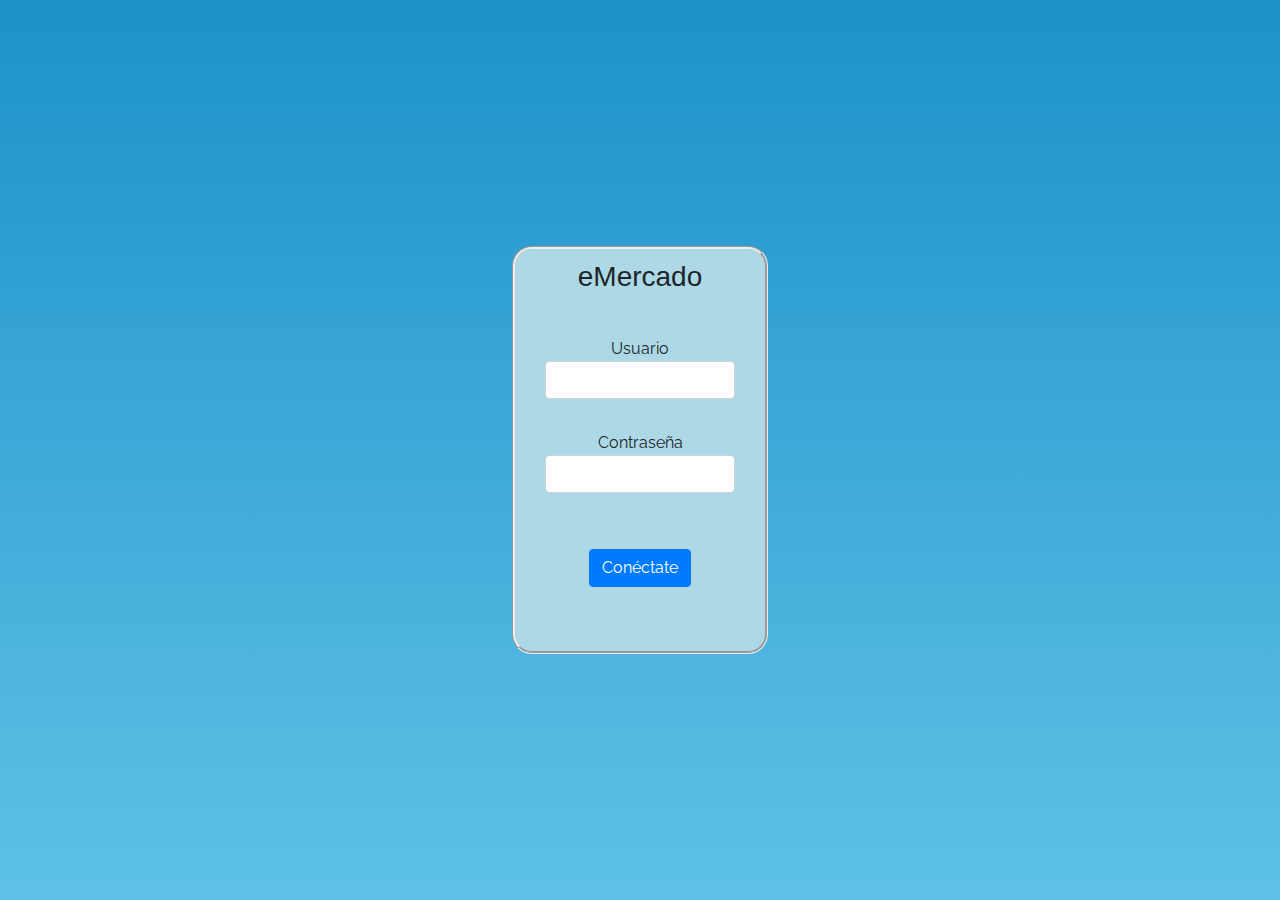
<file: index.html>
<!DOCTYPE html>
<!-- saved from url=(0049)https://getbootstrap.com/docs/4.3/examples/album/ -->
<html lang="en">

<head>
  <meta http-equiv="Content-Type" content="text/html; charset=UTF-8">
  <meta name="viewport" content="width=device-width, initial-scale=1, shrink-to-fit=no">
  <meta name="description" content="">
  <title>eMercado - Todo lo que busques está aquí</title>

  <link rel="canonical" href="https://getbootstrap.com/docs/4.3/examples/album/">
  <link href="https://fonts.googleapis.com/css?family=Raleway:300,300i,400,400i,700,700i,900,900i" rel="stylesheet">

  <!-- Bootstrap core CSS -->
  <link href="css/bootstrap.min.css" rel="stylesheet">
  <link href="css/styles.css" rel="stylesheet">
  <link href="css/login.css" rel="stylesheet">

  <!-- Google Doc -->
  <meta name="google-signin-scope" content="profile email">
  <meta name="google-signin-client_id"
    content="744285213049-kflhhug8nuks38b1r6vdq07ejqt93aio.apps.googleusercontent.com">
  <script src="https://apis.google.com/js/platform.js" async defer></script>

</head>

<body class="text-center">
  <div class="container-fluid myFormat">
    <h3>eMercado</h3><br>
    <div class="container form-group">
      <label> Usuario <input class="form-control" type="email" id="user" required></label><br><br>
      <label> Contraseña <input class="form-control" type="password" id="key" required></label><br><br>
      <span id="msj"></span><br>
      <button class="btn btn-primary" id="conectar" onclick="verificar();">Conéctate</button><br><br>
      <div class="g-signin2" data-onsuccess="onSignIn" data-theme="dark" align=center></div><br>
    </div>
  </div>
  </div>

  <script src="js/init.js"></script>
  <script src="js/login.js"></script>
  <script src="js/google.js"></script>
</body>

</html>
</file>
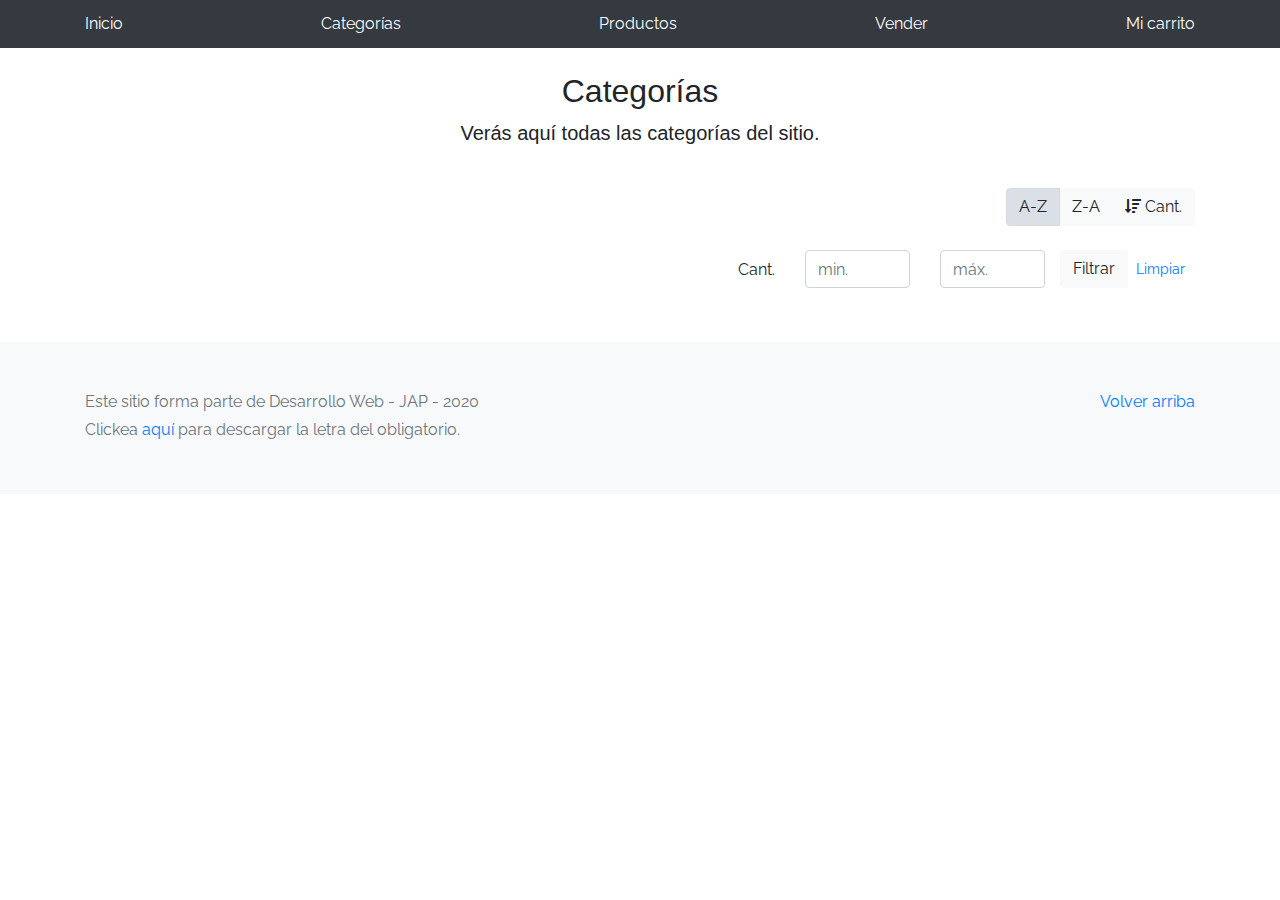
<file: categories.html>
<!DOCTYPE html>
<!-- saved from url=(0049)https://getbootstrap.com/docs/4.3/examples/album/ -->
<html lang="en">
  <head>
    <meta http-equiv="Content-Type" content="text/html; charset=UTF-8">
    <meta name="viewport" content="width=device-width, initial-scale=1, shrink-to-fit=no">
    <meta name="description" content="">
    <title>eMercado - Todo lo que busques está aquí</title>

    <link rel="canonical" href="https://getbootstrap.com/docs/4.3/examples/album/">
    <link href="https://fonts.googleapis.com/css?family=Raleway:300,300i,400,400i,700,700i,900,900i" rel="stylesheet">
    <link href="css/font-awesome.min.css" rel="stylesheet">

    <link href="css/bootstrap.min.css" rel="stylesheet">
    <link href="css/styles.css" rel="stylesheet">
  </head>
  <body>
    <nav class="site-header sticky-top py-1 bg-dark">
      <div class="container d-flex flex-column flex-md-row justify-content-between">
        <a class="py-2 d-none d-md-inline-block" href="index.html">Inicio</a>
        <a class="py-2 d-none d-md-inline-block" href="categories.html">Categorías</a>
        <a class="py-2 d-none d-md-inline-block" href="products.html">Productos</a>
        <a class="py-2 d-none d-md-inline-block" href="sell.html">Vender</a>
        <a class="py-2 d-none d-md-inline-block" href="cart.html">Mi carrito</a>
      </div>
    </nav>
    <main role="main" class="pb-5">
        <div class="text-center p-4">
            <h2>Categorías</h2>
            <p class="lead">Verás aquí todas las categorías del sitio.</p>
        </div>
        <div class="container">
            <div class="row">
                <div class="col text-right">
                    <div class="btn-group btn-group-toggle mb-4" data-toggle="buttons">
                        <label class="btn btn-light active" id="sortAsc" >
                            <input type="radio" name="options" autocomplete="off" checked>A-Z
                        </label>
                        <label class="btn btn-light" id="sortDesc" >
                            <input type="radio" name="options" autocomplete="off">Z-A
                        </label>
                        <label class="btn btn-light" id="sortByCount" >
                            <input type="radio" name="options" autocomplete="off"><i class="fas fa-sort-amount-down mr-1"></i>Cant.
                        </label>
                    </div>
                </div>
            </div>
            <div class="row justify-content-end">
              <div class="col-md-6"></div>
                <div class="col-md-6 col-sm-12 mb-1 container">
                  <div class="row container p-0 m-0">
                    <div class="col">
                      <p class="font-weight-normal text-right my-2">Cant.</p>
                    </div>
                    <div class="col">
                      <input class="form-control" type="number" placeholder="min." id="rangeFilterCountMin">
                    </div>
                    <div class="col">
                      <input class="form-control" type="number" placeholder="máx." id="rangeFilterCountMax">
                    </div>
                    <div class="col-3 p-0">
                      <div class="btn-group" role="group">
                        <button class="btn btn-light btn-block" id="rangeFilterCount">Filtrar</button>
                        <button class="btn btn-link btn-sm" id="clearRangeFilter">Limpiar</button>
                      </div>
                    </div>
                  </div>
                </div>
            </div>
            <div class="row">
                <div class="list-group" id="cat-list-container">
                </div>
            </div>
        </div>
    </main>
    <footer class="text-muted bg-light">
      <div class="container">
        <p class="float-right">
          <a href="#">Volver arriba</a>
        </p>
        <p>Este sitio forma parte de Desarrollo Web - JAP - 2020</p>
        <p>Clickea <a target="_blank" href="Letra.pdf">aquí</a> para descargar la letra del obligatorio.</p>
      </div>
    </footer>
    <div id="spinner-wrapper"><div class="lds-ring"><div></div><div></div><div></div><div></div></div></div>
    <script src="js/jquery-3.4.1.min.js"></script>
    <script src="js/bootstrap.bundle.min.js"></script>
    <script src="js/init.js"></script>
    <script src="js/categories.js"></script>
  </body>
</html>
</file>
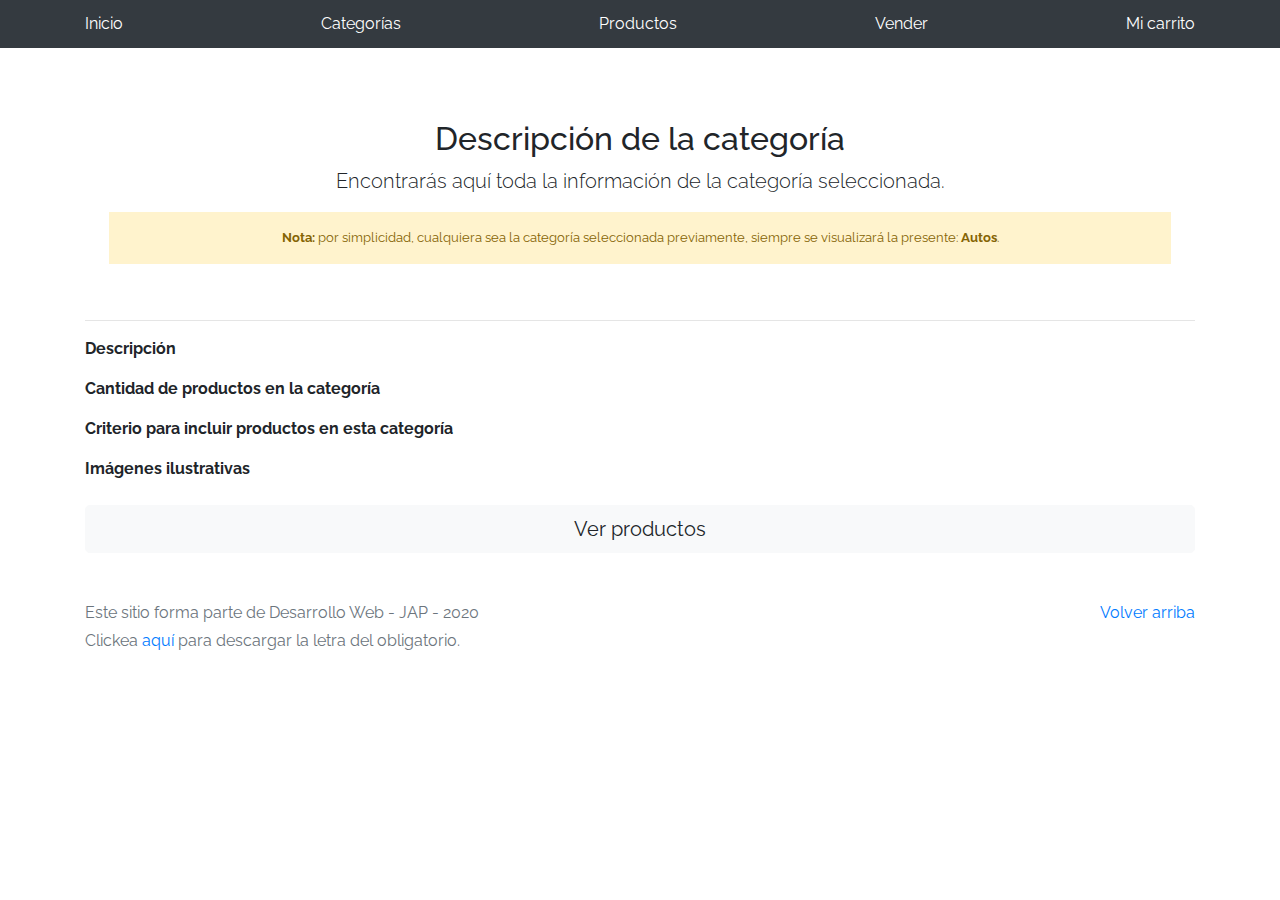
<file: category-info.html>
<!DOCTYPE html>
<!-- saved from url=(0049)https://getbootstrap.com/docs/4.3/examples/album/ -->
<html lang="en">

<head>
  <meta http-equiv="Content-Type" content="text/html; charset=UTF-8">
  <meta name="viewport" content="width=device-width, initial-scale=1, shrink-to-fit=no">
  <meta name="description" content="">
  <title>eMercado - Todo lo que busques está aquí</title>

  <link rel="canonical" href="https://getbootstrap.com/docs/4.3/examples/album/">
  <link href="https://fonts.googleapis.com/css?family=Raleway:300,300i,400,400i,700,700i,900,900i" rel="stylesheet">
  <!-- Bootstrap core CSS -->
  <link href="css/bootstrap.min.css" rel="stylesheet">
  <link href="css/styles.css" rel="stylesheet">
</head>

<body>
  <nav class="site-header sticky-top py-1 bg-dark">
    <div class="container d-flex flex-column flex-md-row justify-content-between">
      <a class="py-2 d-none d-md-inline-block" href="index.html">Inicio</a>
      <a class="py-2 d-none d-md-inline-block" href="categories.html">Categorías</a>
      <a class="py-2 d-none d-md-inline-block" href="products.html">Productos</a>
      <a class="py-2 d-none d-md-inline-block" href="sell.html">Vender</a>
      <a class="py-2 d-none d-md-inline-block" href="cart.html">Mi carrito</a>
    </div>
  </nav>
  <main role="main">
    <div class="container mt-5">
      <div class="text-center p-4">
        <h2>Descripción de la categoría</h2>
        <p class="lead">Encontrarás aquí toda la información de la categoría seleccionada.</p>
        <p class="small alert-warning py-3"><strong>Nota: </strong>por simplicidad, cualquiera sea la categoría
          seleccionada previamente, siempre se visualizará la presente: <strong>Autos</strong>.</p>
      </div>
      <h3 id="categoryName"></h3>
      <hr class="my-3">
      <dl>
        <dt>Descripción</dt>
        <dd>
          <p id="categoryDescription"></p>
        </dd>

        <dt>Cantidad de productos en la categoría</dt>
        <dd>
          <p id="productCount"></p>
        </dd>

        <dt>Criterio para incluir productos en esta categoría</dt>
        <dd>
          <p id="productCriteria"></p>
        </dd>

        <dt>Imágenes ilustrativas</dt>
        <dd>
          <div class="row text-center text-lg-left pt-2" id="productImagesGallery">
          </div>
        </dd>
      </dl>
      <a type="button" class="btn btn-light btn-lg btn-block" href="products.html">Ver productos</a>
    </div>
  </main>
  <footer class="text-muted">
    <div class="container">
      <p class="float-right">
        <a href="#">Volver arriba</a>
      </p>
      <p>Este sitio forma parte de Desarrollo Web - JAP - 2020</p>
      <p>Clickea <a target="_blank" href="Letra.pdf">aquí</a> para descargar la letra del obligatorio.</p>
    </div>
  </footer>
  <div id="spinner-wrapper">
    <div class="lds-ring">
      <div></div>
      <div></div>
      <div></div>
      <div></div>
    </div>
  </div>
  <script src="js/jquery-3.4.1.min.js"></script>
  <script src="js/bootstrap.bundle.min.js"></script>
  <script src="js/init.js"></script>
  <script src="js/category-info.js"></script>
</body>

</html>
</file>
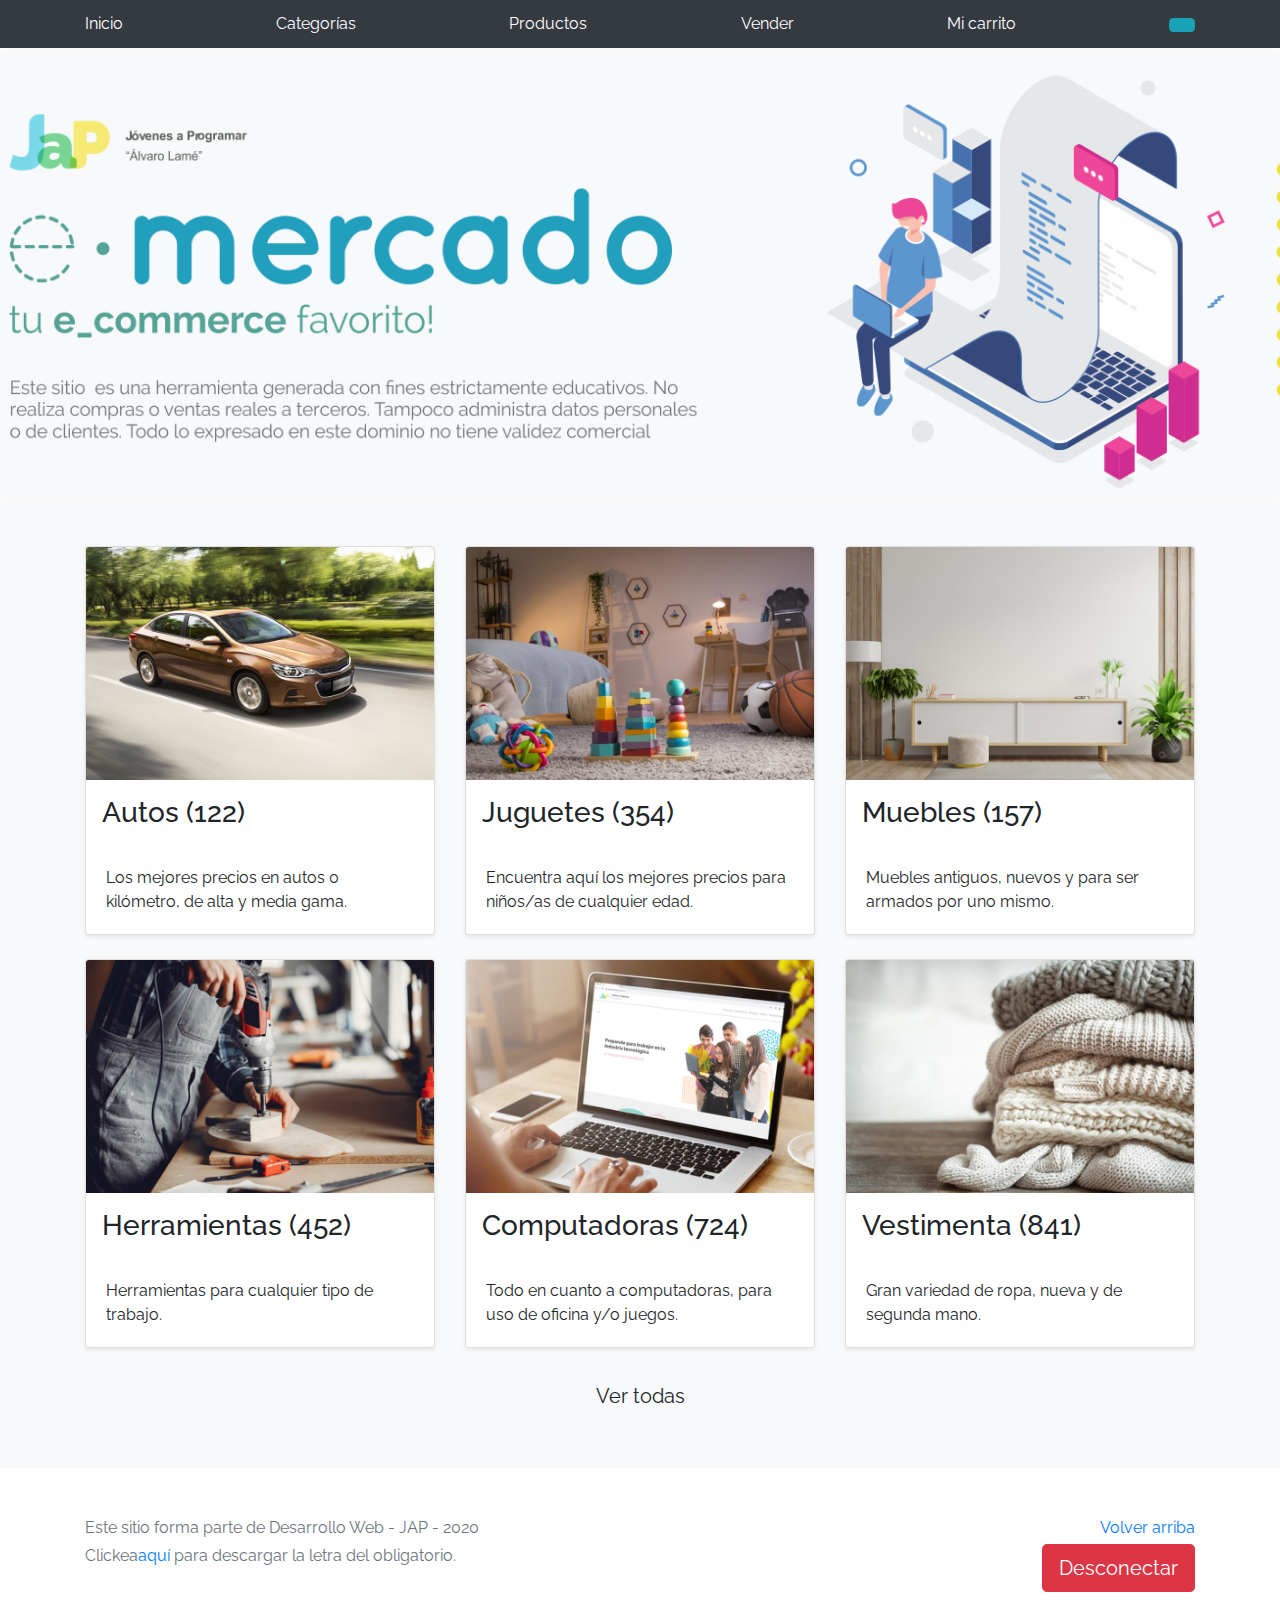
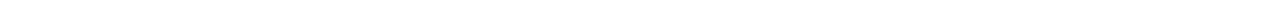
<file: home.html>
<!DOCTYPE html>
<!-- saved from url=(0049)https://getbootstrap.com/docs/4.3/examples/album/ -->
<html lang="en">
  <head>
    <meta http-equiv="Content-Type" content="text/html; charset=UTF-8">
    <meta name="viewport" content="width=device-width, initial-scale=1, shrink-to-fit=no">
    <meta name="description" content="">
    <title>eMercado - Todo lo que busques está aquí</title>

    <link rel="canonical" href="https://getbootstrap.com/docs/4.3/examples/album/">
    <link href="https://fonts.googleapis.com/css?family=Raleway:300,300i,400,400i,700,700i,900,900i" rel="stylesheet">
    <!-- Bootstrap core CSS -->
    <link href="css/bootstrap.min.css" rel="stylesheet">
    <link href="css/styles.css" rel="stylesheet">
    <!--Google-->
    <meta name="google-signin-scope" content="profile email">
    <meta name="google-signin-client_id" content="744285213049-kflhhug8nuks38b1r6vdq07ejqt93aio.apps.googleusercontent.com">
    
    <script src="https://apis.google.com/js/platform.js?onload=onLoad" async defer></script>

  </head>
  <body>
    <nav class="site-header sticky-top py-1 bg-dark">
      <div class="container d-flex flex-column flex-md-row justify-content-between">
        <a class="py-2 d-none d-md-inline-block" href="home.html">Inicio</a>
        <a class="py-2 d-none d-md-inline-block" href="categories.html">Categorías</a>
        <a class="py-2 d-none d-md-inline-block" href="products.html">Productos</a>
        <a class="py-2 d-none d-md-inline-block" href="sell.html">Vender</a>
        <a class="py-2 d-none d-md-inline-block" href="cart.html">Mi carrito</a>
        <!-- Agrego el usuario que se conecta con su foto (en caso de entrar con google la foto) -->
        <a class="py-2 d-none d-md-inline-block"><span class="btn btn-info"id="nombre"></span> </a>
      </div>
    </nav>
    <main role="main">
      <section class="jumbotron text-center">
        <div class="m-5">
          <h1></h1>
        </div>
      </section>
      <div class="album py-5 bg-light">
        <div class="container">
          <div class="row">
            <div class="col-md-4">
              <a href="categories.html" class="card mb-4 shadow-sm custom-card">
                <img class="bd-placeholder-img card-img-top"  src="img/cat1.jpg">
                <h3 class="m-3">Autos (122)</h3>
                <div class="card-body">
                  <p class="card-text">Los mejores precios en autos 0 kilómetro, de alta y media gama.</p>
                </div>
              </a>
            </div>
            <div class="col-md-4">
                <a href="categories.html" class="card mb-4 shadow-sm custom-card">
                  <img class="bd-placeholder-img card-img-top" src="img/cat2.jpg">
                  <h3 class="m-3">Juguetes (354)</h3>
                  <div class="card-body">
                    <p class="card-text">Encuentra aquí los mejores precios para niños/as de cualquier edad.</p>
                  </div>
                </a>
            </div>
            <div class="col-md-4">
                <a href="categories.html" class="card mb-4 shadow-sm custom-card">
                  <img class="bd-placeholder-img card-img-top" src="img/cat3.jpg">
                  <h3 class="m-3">Muebles (157)</h3>
                  <div class="card-body">
                    <p class="card-text">Muebles antiguos, nuevos y para ser armados por uno mismo.</p>
                  </div>
                </a>
            </div>
            <div class="col-md-4">
                <a href="categories.html" class="card mb-4 shadow-sm custom-card">
                  <img class="bd-placeholder-img card-img-top" src="img/cat4.jpg">
                  <h3 class="m-3">Herramientas (452)</h3>
                  <div class="card-body">
                    <p class="card-text">Herramientas para cualquier tipo de trabajo.</p>
                  </div>
                </a>
            </div>
            <div class="col-md-4">
                <a href="categories.html" class="card mb-4 shadow-sm custom-card">
                  <img class="bd-placeholder-img card-img-top" src="img/cat5.jpg">
                  <h3 class="m-3">Computadoras (724)</h3>
                  <div class="card-body">
                    <p class="card-text">Todo en cuanto a computadoras, para uso de oficina y/o juegos.</p>
                  </div>
                </a>
            </div>
            <div class="col-md-4">
                <a href="categories.html" class="card mb-4 shadow-sm custom-card">
                  <img class="bd-placeholder-img card-img-top" src="img/cat6.jpg">
                  <h3 class="m-3">Vestimenta (841)</h3>
                  <div class="card-body">
                    <p class="card-text">Gran variedad de ropa, nueva y de segunda mano.</p>
                  </div>
                </a>
            </div>
          </div>
          <div class="row">
              <a type="button" class="btn btn-light btn-lg btn-block" href="categories.html">Ver todas</a>
          </div>
        </div>
      </div>
    </main>
    <footer class="text-muted">
      <div class="container">
        <p class="float-right">
          <a href="#">Volver arriba</a>
        </p>
        <p>Este sitio forma parte de Desarrollo Web - JAP - 2020</p>
        <p>Clickea<a target="_blank" href="Letra.pdf">aquí</a> para descargar la letra del obligatorio. <button class="btn btn-danger btn-lg" style="float: right;" onclick="desconectar();">Desconectar</button></p>
        
      </div>
    </footer>
    <script src="js/jquery-3.4.1.min.js"></script>
    <script src="js/bootstrap.bundle.min.js"></script>
    <script src="js/init.js"></script>
    <script src="js/logout.js"></script>
    <script src="js/google.js"></script>
    <script>let usuario = JSON.parse( localStorage.getItem("usuario"));
      document.getElementById('nombre').innerHTML= "<img src=" + usuario.imagen + " width=20>  " + usuario.nombre;</script>
  </body>
</html>
</file>
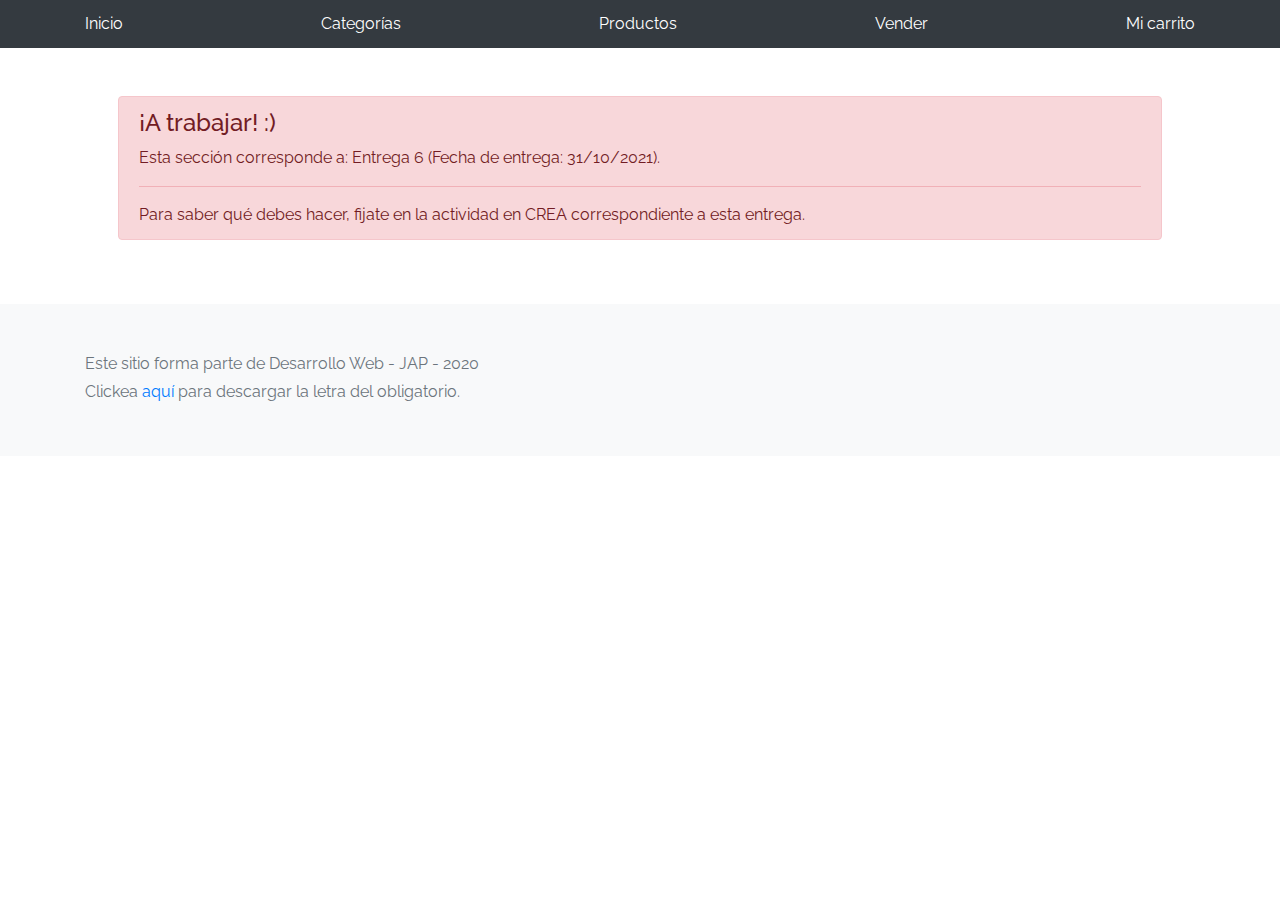
<file: my-profile.html>
<!DOCTYPE html>
<!-- saved from url=(0049)https://getbootstrap.com/docs/4.3/examples/album/ -->
<html lang="en">

<head>
  <meta http-equiv="Content-Type" content="text/html; charset=UTF-8">

  <meta name="viewport" content="width=device-width, initial-scale=1, shrink-to-fit=no">
  <meta name="description" content="">
  <title>eMercado - Todo lo que busques está aquí</title>

  <link rel="canonical" href="https://getbootstrap.com/docs/4.3/examples/album/">
  <link href="https://fonts.googleapis.com/css?family=Raleway:300,300i,400,400i,700,700i,900,900i" rel="stylesheet">

  <style>
    .bd-placeholder-img {
      font-size: 1.125rem;
      text-anchor: middle;
      -webkit-user-select: none;
      -moz-user-select: none;
      -ms-user-select: none;
      user-select: none;
    }

    @media (min-width: 768px) {
      .bd-placeholder-img-lg {
        font-size: 3.5rem;
      }
    }
  </style>
  <link href="css/bootstrap.min.css" rel="stylesheet">
  <link href="css/styles.css" rel="stylesheet">
  <link href="css/dropzone.css" rel="stylesheet">
</head>

<body>
  <nav class="site-header sticky-top py-1 bg-dark">
    <div class="container d-flex flex-column flex-md-row justify-content-between">
      <a class="py-2 d-none d-md-inline-block" href="index.html">Inicio</a>
      <a class="py-2 d-none d-md-inline-block" href="categories.html">Categorías</a>
      <a class="py-2 d-none d-md-inline-block" href="products.html">Productos</a>
      <a class="py-2 d-none d-md-inline-block" href="sell.html">Vender</a>
      <a class="py-2 d-none d-md-inline-block" href="cart.html">Mi carrito</a>
    </div>
  </nav>
  <div class="container p-5">
    <div class="alert alert-danger" role="alert" style="position: relative; width:auto; top: 0;">
      <h4 class="alert-heading">¡A trabajar! :)</h4>
      <p>Esta sección corresponde a: Entrega 6 (Fecha de entrega: 31/10/2021).</p>
      <hr>
      <p class="mb-0">Para saber qué debes hacer, fijate en la actividad en CREA correspondiente a esta entrega.</p>
    </div>
  </div>
  <footer class="text-muted bg-light">
    <div class="container">
      <p>Este sitio forma parte de Desarrollo Web - JAP - 2020</p>
      <p>Clickea <a target="_blank" href="Letra.pdf">aquí</a> para descargar la letra del obligatorio.</p>
    </div>
  </footer>
  <div class="alert fade alert-success" role="alert" id="alertResult">
    <span id="resultSpan"></span>
    <button type="button" class="close" data-dismiss="alert" aria-label="Close">
      <span aria-hidden="true">&times;</span>
    </button>
  </div>
  <div id="spinner-wrapper">
    <div class="lds-ring">
      <div></div>
      <div></div>
      <div></div>
      <div></div>
    </div>
  </div>
  <script src="js/jquery-3.4.1.min.js"></script>
  <script src="js/bootstrap.bundle.min.js"></script>
  <script src="js/dropzone.js"></script>
  <script src="js/init.js"></script>
  <script src="js/my-profile.js"></script>
</body>

</html>
</file>
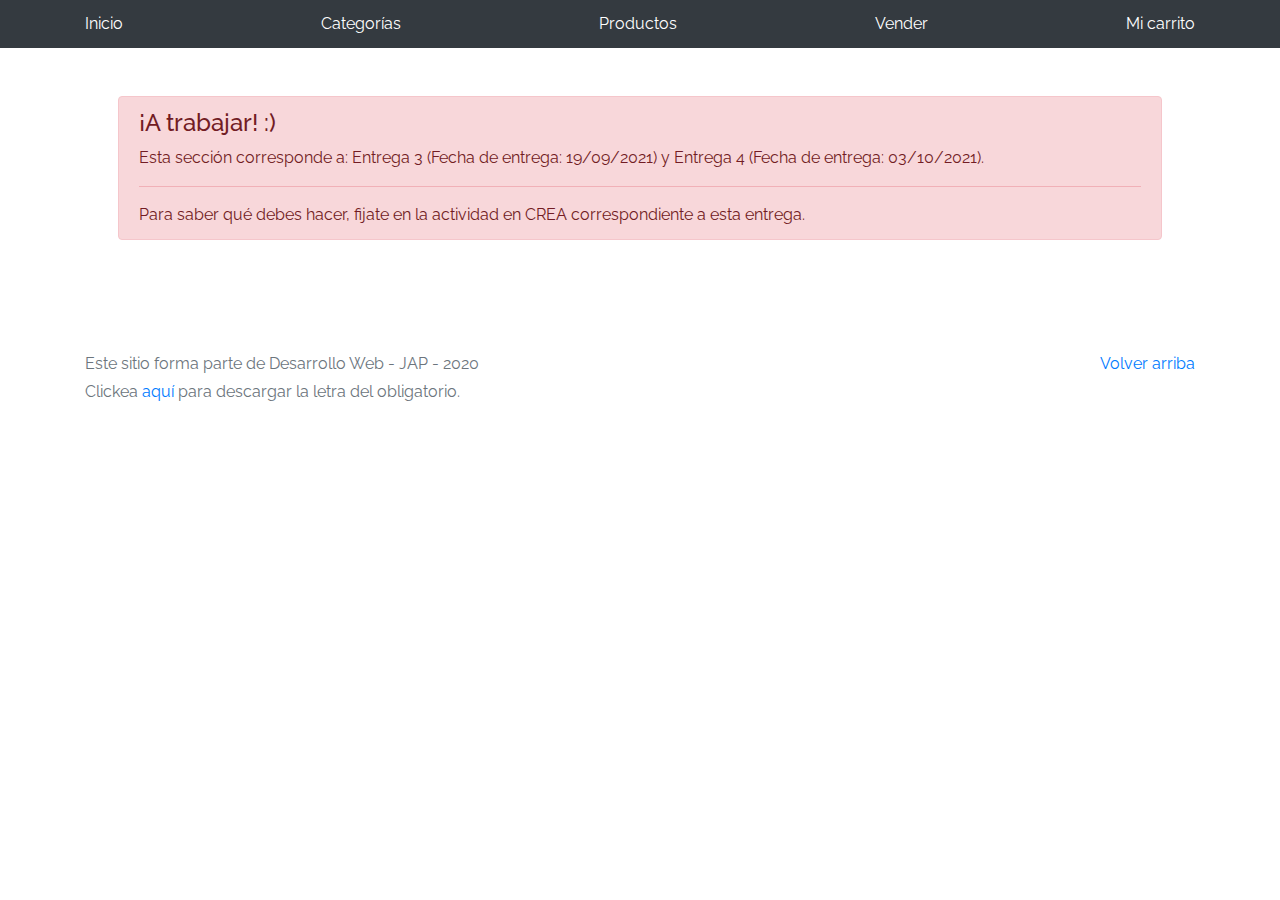
<file: product-info.html>
<!DOCTYPE html>
<!-- saved from url=(0049)https://getbootstrap.com/docs/4.3/examples/album/ -->
<html lang="en">

<head>
  <meta http-equiv="Content-Type" content="text/html; charset=UTF-8">
  <meta name="viewport" content="width=device-width, initial-scale=1, shrink-to-fit=no">
  <meta name="description" content="">
  <title>eMercado - Todo lo que busques está aquí</title>

  <link rel="canonical" href="https://getbootstrap.com/docs/4.3/examples/album/">
  <link href="https://fonts.googleapis.com/css?family=Raleway:300,300i,400,400i,700,700i,900,900i" rel="stylesheet">
  <link href="css/font-awesome.min.css" rel="stylesheet">
  <link href="css/bootstrap.min.css" rel="stylesheet">
  <link href="css/styles.css" rel="stylesheet">
</head>

<body>
  <nav class="site-header sticky-top py-1 bg-dark">
    <div class="container d-flex flex-column flex-md-row justify-content-between">
      <a class="py-2 d-none d-md-inline-block" href="index.html">Inicio</a>
      <a class="py-2 d-none d-md-inline-block" href="categories.html">Categorías</a>
      <a class="py-2 d-none d-md-inline-block" href="products.html">Productos</a>
      <a class="py-2 d-none d-md-inline-block" href="sell.html">Vender</a>
      <a class="py-2 d-none d-md-inline-block" href="cart.html">Mi carrito</a>
    </div>
  </nav>
  <div class="container p-5">
    <div class="alert alert-danger" role="alert" style="position: relative; width:auto; top: 0;">
      <h4 class="alert-heading">¡A trabajar! :)</h4>
      <p>Esta sección corresponde a: Entrega 3 (Fecha de entrega: 19/09/2021) y Entrega 4 (Fecha de entrega: 03/10/2021).</p>
      <hr>
      <p class="mb-0">Para saber qué debes hacer, fijate en la actividad en CREA correspondiente a esta entrega.</p>
    </div>
  </div>
  <footer class="text-muted">
    <div class="container">
      <p class="float-right">
        <a href="#">Volver arriba</a>
      </p>
      <p>Este sitio forma parte de Desarrollo Web - JAP - 2020</p>
      <p>Clickea <a target="_blank" href="Letra.pdf">aquí</a> para descargar la letra del obligatorio.</p>
    </div>
  </footer>
  <div id="spinner-wrapper">
    <div class="lds-ring">
      <div></div>
      <div></div>
      <div></div>
      <div></div>
    </div>
  </div>
  <script src="js/jquery-3.4.1.min.js"></script>
  <script src="js/bootstrap.bundle.min.js"></script>
  <script src="js/init.js"></script>
  <script src="js/product-info.js"></script>
</body>

</html>
</file>
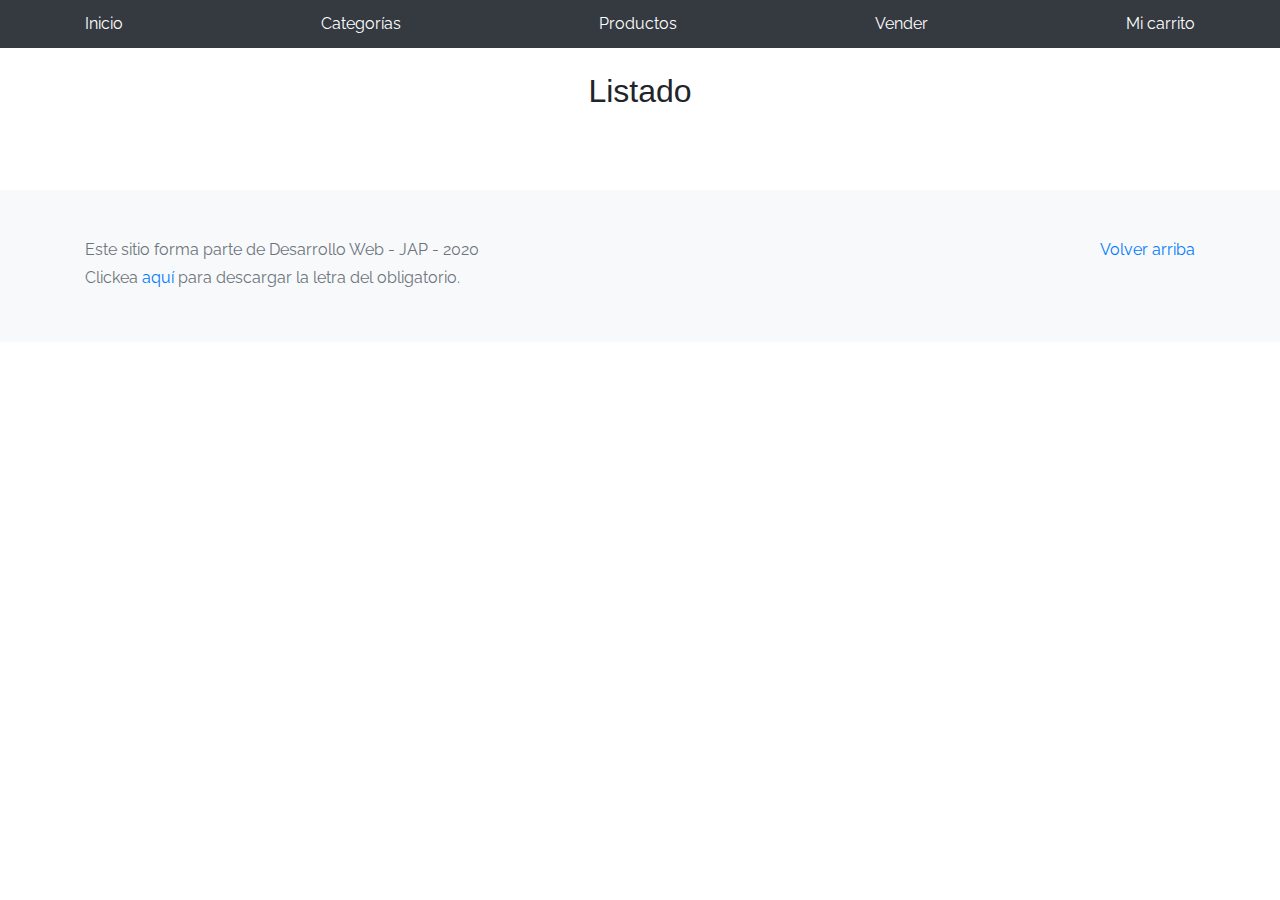
<file: products.html>
<!DOCTYPE html>
<!-- saved from url=(0049)https://getbootstrap.com/docs/4.3/examples/album/ -->
<html lang="en">
  <head>
    <meta http-equiv="Content-Type" content="text/html; charset=UTF-8">
    <meta name="viewport" content="width=device-width, initial-scale=1, shrink-to-fit=no">
    <meta name="description" content="">
    <title>eMercado - Todo lo que busques está aquí</title>

    <link rel="canonical" href="https://getbootstrap.com/docs/4.3/examples/album/">
    <link href="https://fonts.googleapis.com/css?family=Raleway:300,300i,400,400i,700,700i,900,900i" rel="stylesheet">
    <link href="css/font-awesome.min.css" rel="stylesheet">
    <link href="css/bootstrap.min.css" rel="stylesheet">
    <link href="css/styles.css" rel="stylesheet">
  </head>
  <body>
    <nav class="site-header sticky-top py-1 bg-dark">
      <div class="container d-flex flex-column flex-md-row justify-content-between">
        <a class="py-2 d-none d-md-inline-block" href="index.html">Inicio</a>
        <a class="py-2 d-none d-md-inline-block" href="categories.html">Categorías</a>
        <a class="py-2 d-none d-md-inline-block" href="products.html">Productos</a>
        <a class="py-2 d-none d-md-inline-block" href="sell.html">Vender</a>
        <a class="py-2 d-none d-md-inline-block" href="cart.html">Mi carrito</a>
      </div>
    </nav>
    
    <main role="main" class="pb-5">
        <div class="text-center p-4">
            <h2>Listado</h2>
        </div>
        <div class="container">
            <div class="row">
                <div class="list-group" id="cat-list-container">
                </div>
            </div>
        </div>
    </main>

    <!-- Comentamos esto ya que no nos va a servir más
      <div class="container p-5">
          <div class="alert alert-danger" role="alert" style="position: relative; width:auto; top: 0;">
            <h4 class="alert-heading">¡A trabajar! :)</h4>
            <p>Esta sección corresponde a: Entrega 1 (Fecha de entrega: 22/08/2021) y Entrega 2 (Fecha de entrega: 05/09/2021).</p>
            <hr>
            <p class="mb-0">Para saber qué debes hacer, fijate en la actividad en CREA correspondiente a esta entrega.</p>
          </div>
      </div>
    -->
  
    <footer class="text-muted bg-light">
      <div class="container">
        <p class="float-right">
          <a href="#">Volver arriba</a>
        </p>
        <p>Este sitio forma parte de Desarrollo Web - JAP - 2020</p>
        <p>Clickea <a target="_blank" href="Letra.pdf">aquí</a> para descargar la letra del obligatorio.</p>
      </div>
    </footer>
    <div id="spinner-wrapper"><div class="lds-ring"><div></div><div></div><div></div><div></div></div></div>
    <script src="js/jquery-3.4.1.min.js"></script>
    <script src="js/bootstrap.bundle.min.js"></script>
    <script src="js/init.js"></script>
    <script src="js/products.js"></script>
  </body>
</html>
</file>
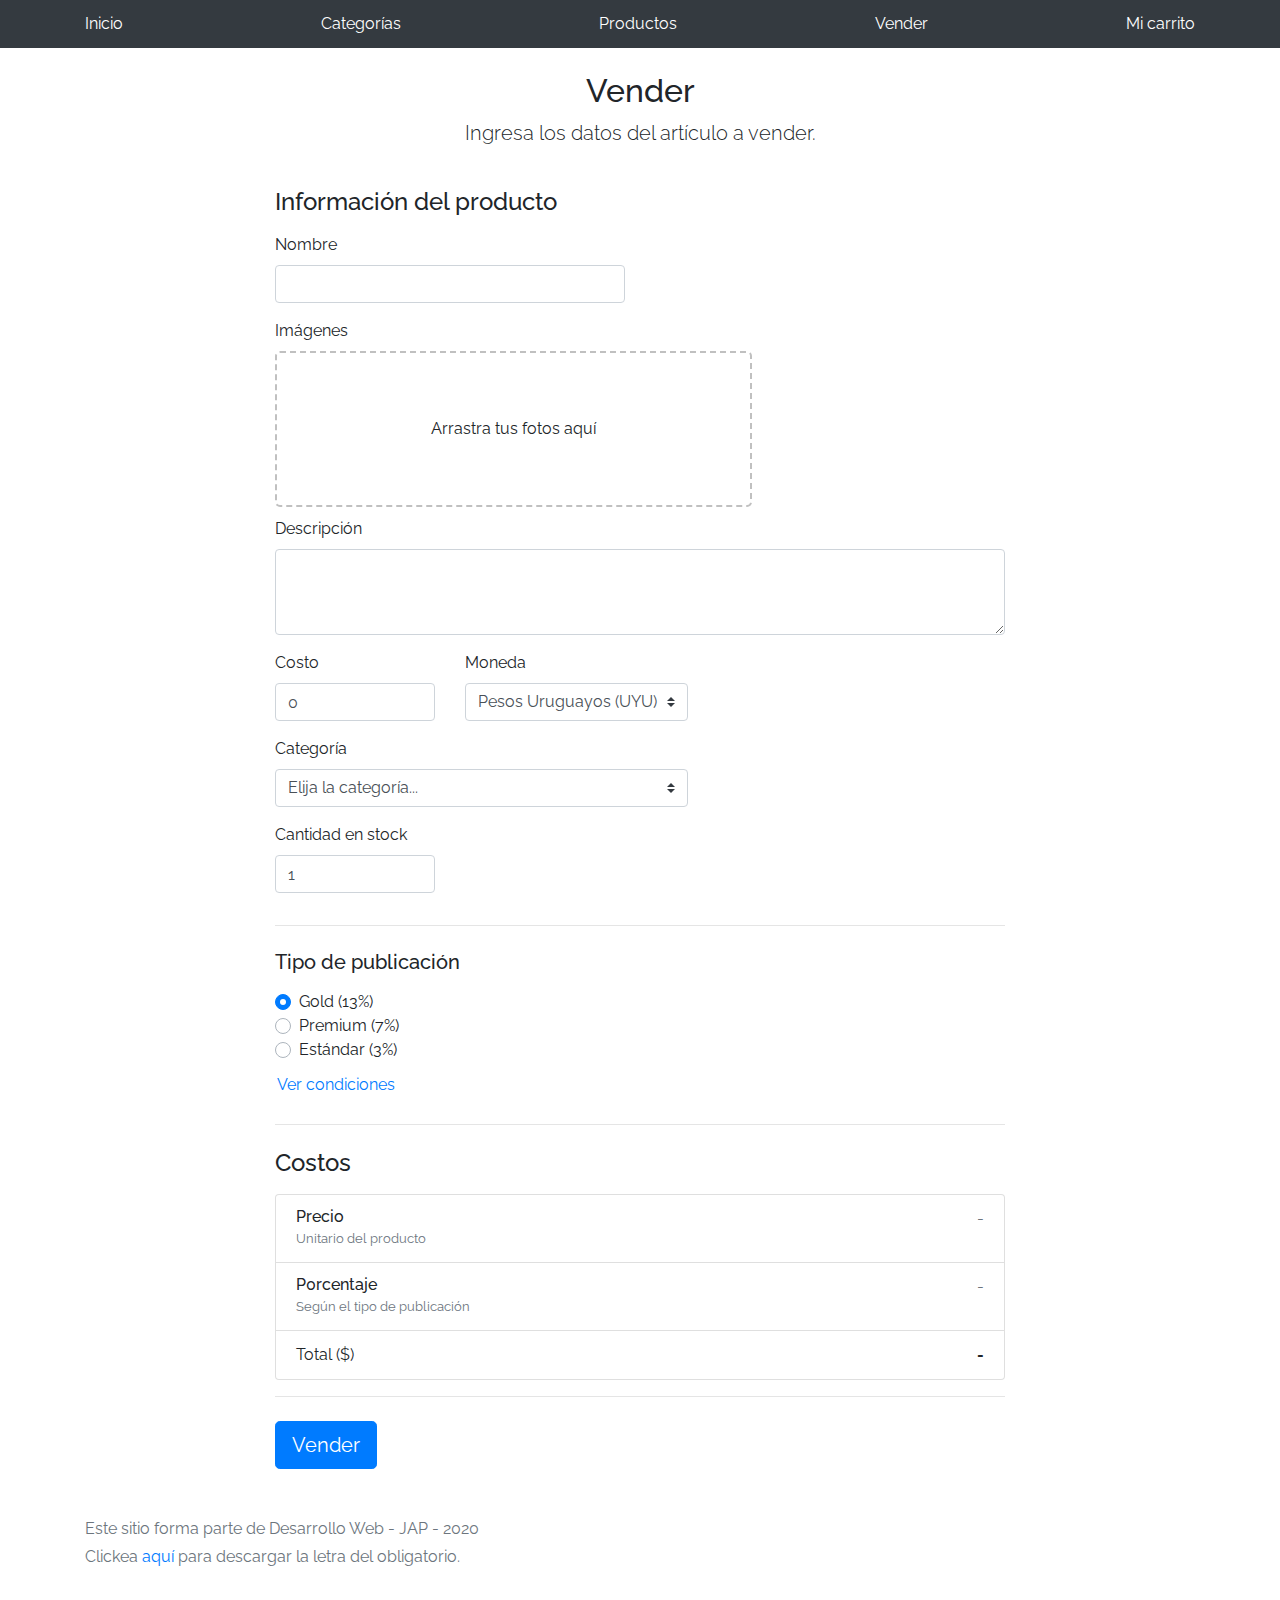
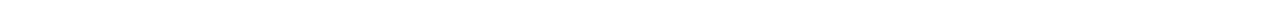
<file: sell.html>
<!DOCTYPE html>
<!-- saved from url=(0049)https://getbootstrap.com/docs/4.3/examples/album/ -->
<html lang="en"><head><meta http-equiv="Content-Type" content="text/html; charset=UTF-8">
    
    <meta name="viewport" content="width=device-width, initial-scale=1, shrink-to-fit=no">
    <meta name="description" content="">
    <title>eMercado - Todo lo que busques está aquí</title>

    <link rel="canonical" href="https://getbootstrap.com/docs/4.3/examples/album/">
    <link href="https://fonts.googleapis.com/css?family=Raleway:300,300i,400,400i,700,700i,900,900i" rel="stylesheet">

    <style>
      .bd-placeholder-img {
        font-size: 1.125rem;
        text-anchor: middle;
        -webkit-user-select: none;
        -moz-user-select: none;
        -ms-user-select: none;
        user-select: none;
      }

      @media (min-width: 768px) {
        .bd-placeholder-img-lg {
          font-size: 3.5rem;
        }
      }
    </style>
    <link href="css/bootstrap.min.css" rel="stylesheet">
    <link href="css/styles.css" rel="stylesheet">
    <link href="css/dropzone.css" rel="stylesheet">
  </head>
  <body>
    <nav class="site-header sticky-top py-1 bg-dark">
        <div class="container d-flex flex-column flex-md-row justify-content-between">
            <a class="py-2 d-none d-md-inline-block" href="index.html">Inicio</a>
            <a class="py-2 d-none d-md-inline-block" href="categories.html">Categorías</a>
            <a class="py-2 d-none d-md-inline-block" href="products.html">Productos</a>
            <a class="py-2 d-none d-md-inline-block" href="sell.html">Vender</a>
            <a class="py-2 d-none d-md-inline-block" href="cart.html">Mi carrito</a>
        </div>
    </nav>
      <div class="container">
        <div class="text-center p-4">
          <h2>Vender</h2>
          <p class="lead">Ingresa los datos del artículo a vender.</p>
        </div>
        <div class="row justify-content-md-center">
          <div class="col-md-8 order-md-1">
            <h4 class="mb-3">Información del producto</h4>
            <form class="needs-validation" id="sell-info">
              <div class="row">
                <div class="col-md-6 mb-3">
                  <label for="productName">Nombre</label>
                  <input type="text" class="form-control" id="productName" placeholder="" value="" >
                  <div class="invalid-feedback">
                    Ingresa un nombre
                  </div>
                </div>
              </div>
              <div class="row">
                <div class="col-md-8 order-md-1">
                    <label for="zip">Imágenes</label>
                    <div class="needsclick dz-clickable" id="file-upload">
                      <div class="dz-message needsclick">
                        Arrastra tus fotos aquí<br>
                      </div>
                    </div>
                </div>
              </div>
              <div class="row">
                  <div class="col-md-12 mb-3">
                      <label for="productDescription">Descripción</label>
                      <textarea class="form-control" id="productDescription" rows="3"></textarea>
                  </div>
                </div>
              <div class="row">
                <div class="col-md-3 mb-3">
                  <label for="zip">Costo</label>
                  <input type="number" class="form-control" id="productCostInput" placeholder="" required="" value="0" min="0">
                  <div class="invalid-feedback">
                    El costo debe ser mayor que 0.
                  </div>
                </div>
                <div class="col-md-4 mb-3">
                    <label for="state">Moneda</label>
                    <select class="custom-select d-block w-100" id="productCurrency" required="">
                      <option selected>Pesos Uruguayos (UYU)</option>
                      <option>Dólares (USD)</option>
                    </select>
                    <div class="invalid-feedback">
                      Ingresa una categoría válida.
                    </div>
                  </div>
              </div>
              <div class="row">
                  <div class="col-md-7 mb-3">
                  <label for="state">Categoría</label>
                  <select class="custom-select d-block w-100" id="productCategory">
                    <option value="">Elija la categoría...</option>
                    <option>Autos</option>
                    <option>Juguetes</option>
                    <option>Muebles</option>
                    <option>Herramientas</option>
                    <option>Computadoras</option>
                    <option>Vestimenta</option>
                  </select>
                  <div class="invalid-feedback">
                    Por favor ingresa una categoría válida.
                  </div>
                </div>
              </div>
              <div class="row">
                  <div class="col-md-3 mb-3">
                    <label for="productCountInput">Cantidad en stock</label>
                    <input type="number" class="form-control" id="productCountInput" placeholder="" required="" value="1" min="0">
                    <div class="invalid-feedback">
                      La cantidad es requerida.
                    </div>
                  </div>
                </div>
              <hr class="mb-4">
              <h5 class="mb-3">Tipo de publicación</h5>
              <div class="d-block my-3">
                <div class="custom-control custom-radio">
                  <input id="goldradio" name="publicationType" type="radio" class="custom-control-input" checked="" required="">
                  <label class="custom-control-label" for="goldradio">Gold (13%)</label>
                </div>
                <div class="custom-control custom-radio">
                  <input id="premiumradio" name="publicationType" type="radio" class="custom-control-input" required="">
                  <label class="custom-control-label" for="premiumradio">Premium (7%)</label>
                </div>
                <div class="custom-control custom-radio">
                  <input id="standardradio" name="publicationType" type="radio" class="custom-control-input" required="">
                  <label class="custom-control-label" for="standardradio">Estándar (3%)</label>
                </div>
                <div class="row">
                  <button type="button" class="m-1 btn btn-link" data-toggle="modal" data-target="#contidionsModal">Ver condiciones</button>
                </div>
              </div>
              <hr class="mb-4">
              <h4 class="mb-3">Costos</h4>
              <ul class="list-group mb-3">
                  <li class="list-group-item d-flex justify-content-between lh-condensed">
                    <div>
                      <h6 class="my-0">Precio</h6>
                      <small class="text-muted">Unitario del producto</small>
                    </div>
                    <span class="text-muted" id="productCostText">-</span>
                  </li>
                  <li class="list-group-item d-flex justify-content-between lh-condensed">
                    <div>
                      <h6 class="my-0">P0rcentaje</h6>
                      <small class="text-muted">Según el tipo de publicación</small>
                    </div>
                    <span class="text-muted" id="comissionText">-</span>
                  </li>
                  <li class="list-group-item d-flex justify-content-between">
                    <span>Total ($)</span>
                    <strong id="totalCostText">-</strong>
                  </li>
                </ul>
              <hr class="mb-4">
              <button class="btn btn-primary btn-lg" type="submit">Vender</button>
            </form>
          </div>
        </div>
      </div>
      <footer class="text-muted">
        <div class="container">
            <p>Este sitio forma parte de Desarrollo Web - JAP - 2020</p>
            <p>Clickea <a target="_blank" href="Letra.pdf">aquí</a> para descargar la letra del obligatorio.</p>
        </div>
      </footer>
      <div class="alert fade" role="alert" id="alertResult">
          <span id="resultSpan"></span>
          <button type="button" class="close" data-dismiss="alert" aria-label="Close">
              <span aria-hidden="true">&times;</span>
          </button>
      </div>

      <div class="modal fade" tabindex="-1" role="dialog" id="contidionsModal">
        <div class="modal-dialog" role="document">
          <div class="modal-content">
            <div class="modal-header">
              <h5 class="modal-title">Condiciones de publicación</h5>
              <button type="button" class="close" data-dismiss="modal" aria-label="Close">
                <span aria-hidden="true">&times;</span>
              </button>
            </div>
            <div class="modal-body">
              <div class="container">
                  <div class="row">
                      <h5 class="text-warning">Gold (13%)</h5>
                      <p class="muted text-justify">Tu producto se verá de forma promocionada en portada, además de las condiciones de Premium y Estándar.</p>
                  </div>
                  <hr>
                  <div class="row">
                      <h5 class="text-primary">Stándar (7%)</h5>
                      <p class="muted text-justify">Se mostrará el producto en los primeros lugares de resultados de búsqueda, así cómo cuando se ingrese a la categoría que pertenezca.</p>
                  </div>
                  <hr>
                  <div class="row">
                      <h5 class="text-secondary">Estándar (3%)</h5>
                      <p class="muted text-justify">El producto se listará en la categoría correspondiente, así como en los resultados de búsquedas que coincidan con las palabras claves en el nombre.</p>
                  </div>
              </div>
            </div>
            <div class="modal-footer">
              <button type="button" class="btn btn-primary" data-dismiss="modal">Cerrar</button>
            </div>
          </div>
        </div>
      </div>
      <div id="spinner-wrapper"><div class="lds-ring"><div></div><div></div><div></div><div></div></div></div>
      <script src="js/jquery-3.4.1.min.js"></script>
      <script src="js/bootstrap.bundle.min.js"></script>
      <script src="js/dropzone.js"></script>
      <script src="js/init.js"></script>
      <script src="js/sell.js"></script>
    </body>
</html>
</file>
<file: css/styles.css>
.jumbotron, .card-body, .container, .site-header{
    font-family: 'Raleway', serif !important;
}

.jumbotron .display-4{
    font-weight: bold;
}

.jumbotron {
  height: 50vh;
  padding: 5em inherit;
  margin-bottom: 0;
  background-color: #53C0FB;
  background: url('../img/cover_back.png');
  background-size: cover;
  background-position: center;
  background-repeat: no-repeat;
  color: black;
  font-weight: bold;
}

@media (min-width: 768px) {
  .jumbotron {
    padding-top: 6rem;
    padding-bottom: 6rem;
  }
}

.jumbotron p:last-child {
  margin-bottom: 0;
}

.jumbotron-heading {
  font-weight: 300;
}

.jumbotron .container {
  max-width: 40rem;
  background-color: rgba(255, 255, 255, 0.5);
  border-radius: 10px;
  text-shadow: 1px 1px 2px grey;
}

.jumbotron .lead{
  font-size: 38px;
}

footer {
  padding-top: 3rem;
  padding-bottom: 3rem;
}

footer p {
  margin-bottom: .25rem;
}

.site-header a {
  color: white;
  transition: ease-in-out color .15s;
}

.light-text {
  color: white;
}

.site-header .dropdown-menu a {
  color: black;
}

.dropzone{
  border: 2px dashed #0087F7;
  border-radius: 5px;
  background: white;
}

.alert{
  position: fixed;
  top:80px;
  width: 50%;
  left: 50%;
  transform: translate(-50%, 0);
}

.lds-ring {
  display: inline-block;
  position: relative;
  width: 64px;
  height: 64px;
  top:50%;
  left: 50%;
}
.lds-ring div {
  box-sizing: border-box;
  display: block;
  position: absolute;
  width: 51px;
  height: 51px;
  margin: 6px;
  border: 6px solid #fff;
  border-radius: 50%;
  animation: lds-ring 1.2s cubic-bezier(0.5, 0, 0.5, 1) infinite;
  border-color: #fff transparent transparent transparent;
}
.lds-ring div:nth-child(1) {
  animation-delay: -0.45s;
}
.lds-ring div:nth-child(2) {
  animation-delay: -0.3s;
}
.lds-ring div:nth-child(3) {
  animation-delay: -0.15s;
}
@keyframes lds-ring {
  0% {
    transform: rotate(0deg);
  }
  100% {
    transform: rotate(360deg);
  }
}

#spinner-wrapper{
  position: fixed;
  background-color: rgba(0,0,0,0.5);
  width:100%;
  height: 100%;
  top:0;
  left:0;
  z-index: 1021;
  display: none;
}

a.custom-card,
a.custom-card:hover {
  color: inherit;
  text-decoration: inherit;
}

.checked {
  color: orange;
}
</file>
<file: css/login.css>
html,
body {
  height: 100%;
  background: linear-gradient(to bottom, #1c91ca, rgb(95, 194, 230));
  
}

body {
  display: -ms-flexbox;
  display: flex;
  -ms-flex-align: center;
  align-items: center;
  padding-top: 60px;
  padding-bottom: 60px;
}

h3 {
  padding: 5%;
}

.myFormat {
  border-radius: 20px;
  border-style: groove;
  border-color: -moz-linear-gradient(to top, #1c91ca, rgb(43, 185, 233));
  background: lightblue;
  margin-inline: 40%;
}

.signin {
  width: 100%;
  max-width: 330px;
  padding: 45px;
  margin: auto;
}

.isValid {
  background-color: lightgreen;
  border-color: green;
  border-width: thick;
}

.isInvalid {
  background-color: pink;
  border-color: red;
  border-width: thick;
}
</file>
<file: css/dropzone.css>
/*
 * The MIT License
 * Copyright (c) 2012 Matias Meno <m@tias.me>
 */
.dropzone, .dropzone * {
  box-sizing: border-box; }

.dropzone {
  position: relative; }
  .dropzone .dz-preview {
    position: relative;
    display: inline-block;
    width: 120px;
    margin: 0.5em; }
    .dropzone .dz-preview .dz-progress {
      display: block;
      height: 15px;
      border: 1px solid #aaa; }
      .dropzone .dz-preview .dz-progress .dz-upload {
        display: block;
        height: 100%;
        width: 0;
        background: green; }
    .dropzone .dz-preview .dz-error-message {
      color: red;
      display: none; }
    .dropzone .dz-preview.dz-error .dz-error-message, .dropzone .dz-preview.dz-error .dz-error-mark {
      display: block; }
    .dropzone .dz-preview.dz-success .dz-success-mark {
      display: block; }
    .dropzone .dz-preview .dz-error-mark, .dropzone .dz-preview .dz-success-mark {
      position: absolute;
      display: none;
      left: 30px;
      top: 30px;
      width: 54px;
      height: 58px;
      left: 50%;
      margin-left: -27px; }

@-webkit-keyframes passing-through {
  0% {
    opacity: 0;
    -webkit-transform: translateY(40px);
    -moz-transform: translateY(40px);
    -ms-transform: translateY(40px);
    -o-transform: translateY(40px);
    transform: translateY(40px); }
  30%, 70% {
    opacity: 1;
    -webkit-transform: translateY(0px);
    -moz-transform: translateY(0px);
    -ms-transform: translateY(0px);
    -o-transform: translateY(0px);
    transform: translateY(0px); }
  100% {
    opacity: 0;
    -webkit-transform: translateY(-40px);
    -moz-transform: translateY(-40px);
    -ms-transform: translateY(-40px);
    -o-transform: translateY(-40px);
    transform: translateY(-40px); } }
@-moz-keyframes passing-through {
  0% {
    opacity: 0;
    -webkit-transform: translateY(40px);
    -moz-transform: translateY(40px);
    -ms-transform: translateY(40px);
    -o-transform: translateY(40px);
    transform: translateY(40px); }
  30%, 70% {
    opacity: 1;
    -webkit-transform: translateY(0px);
    -moz-transform: translateY(0px);
    -ms-transform: translateY(0px);
    -o-transform: translateY(0px);
    transform: translateY(0px); }
  100% {
    opacity: 0;
    -webkit-transform: translateY(-40px);
    -moz-transform: translateY(-40px);
    -ms-transform: translateY(-40px);
    -o-transform: translateY(-40px);
    transform: translateY(-40px); } }
@keyframes passing-through {
  0% {
    opacity: 0;
    -webkit-transform: translateY(40px);
    -moz-transform: translateY(40px);
    -ms-transform: translateY(40px);
    -o-transform: translateY(40px);
    transform: translateY(40px); }
  30%, 70% {
    opacity: 1;
    -webkit-transform: translateY(0px);
    -moz-transform: translateY(0px);
    -ms-transform: translateY(0px);
    -o-transform: translateY(0px);
    transform: translateY(0px); }
  100% {
    opacity: 0;
    -webkit-transform: translateY(-40px);
    -moz-transform: translateY(-40px);
    -ms-transform: translateY(-40px);
    -o-transform: translateY(-40px);
    transform: translateY(-40px); } }
@-webkit-keyframes slide-in {
  0% {
    opacity: 0;
    -webkit-transform: translateY(40px);
    -moz-transform: translateY(40px);
    -ms-transform: translateY(40px);
    -o-transform: translateY(40px);
    transform: translateY(40px); }
  30% {
    opacity: 1;
    -webkit-transform: translateY(0px);
    -moz-transform: translateY(0px);
    -ms-transform: translateY(0px);
    -o-transform: translateY(0px);
    transform: translateY(0px); } }
@-moz-keyframes slide-in {
  0% {
    opacity: 0;
    -webkit-transform: translateY(40px);
    -moz-transform: translateY(40px);
    -ms-transform: translateY(40px);
    -o-transform: translateY(40px);
    transform: translateY(40px); }
  30% {
    opacity: 1;
    -webkit-transform: translateY(0px);
    -moz-transform: translateY(0px);
    -ms-transform: translateY(0px);
    -o-transform: translateY(0px);
    transform: translateY(0px); } }
@keyframes slide-in {
  0% {
    opacity: 0;
    -webkit-transform: translateY(40px);
    -moz-transform: translateY(40px);
    -ms-transform: translateY(40px);
    -o-transform: translateY(40px);
    transform: translateY(40px); }
  30% {
    opacity: 1;
    -webkit-transform: translateY(0px);
    -moz-transform: translateY(0px);
    -ms-transform: translateY(0px);
    -o-transform: translateY(0px);
    transform: translateY(0px); } }
@-webkit-keyframes pulse {
  0% {
    -webkit-transform: scale(1);
    -moz-transform: scale(1);
    -ms-transform: scale(1);
    -o-transform: scale(1);
    transform: scale(1); }
  10% {
    -webkit-transform: scale(1.1);
    -moz-transform: scale(1.1);
    -ms-transform: scale(1.1);
    -o-transform: scale(1.1);
    transform: scale(1.1); }
  20% {
    -webkit-transform: scale(1);
    -moz-transform: scale(1);
    -ms-transform: scale(1);
    -o-transform: scale(1);
    transform: scale(1); } }
@-moz-keyframes pulse {
  0% {
    -webkit-transform: scale(1);
    -moz-transform: scale(1);
    -ms-transform: scale(1);
    -o-transform: scale(1);
    transform: scale(1); }
  10% {
    -webkit-transform: scale(1.1);
    -moz-transform: scale(1.1);
    -ms-transform: scale(1.1);
    -o-transform: scale(1.1);
    transform: scale(1.1); }
  20% {
    -webkit-transform: scale(1);
    -moz-transform: scale(1);
    -ms-transform: scale(1);
    -o-transform: scale(1);
    transform: scale(1); } }
@keyframes pulse {
  0% {
    -webkit-transform: scale(1);
    -moz-transform: scale(1);
    -ms-transform: scale(1);
    -o-transform: scale(1);
    transform: scale(1); }
  10% {
    -webkit-transform: scale(1.1);
    -moz-transform: scale(1.1);
    -ms-transform: scale(1.1);
    -o-transform: scale(1.1);
    transform: scale(1.1); }
  20% {
    -webkit-transform: scale(1);
    -moz-transform: scale(1);
    -ms-transform: scale(1);
    -o-transform: scale(1);
    transform: scale(1); } }
#file-upload, #file-upload * {
  box-sizing: border-box; }

#file-upload {
  min-height: 150px;
  border: 2px dashed silver;
  border-radius: 5px;
  background: white;
margin-bottom: 10px;}
  #file-upload.dz-clickable {
    cursor: pointer; }
    #file-upload.dz-clickable * {
      cursor: default; }
    #file-upload.dz-clickable .dz-message, #file-upload.dz-clickable .dz-message * {
      cursor: pointer; }
  #file-upload.dz-started .dz-message {
    display: none; }
  #file-upload.dz-drag-hover {
    border-style: solid; }
    #file-upload.dz-drag-hover .dz-message {
      opacity: 0.5; }
  #file-upload .dz-message {
    text-align: center;
    margin: 4em 0; }
  #file-upload .dz-preview {
    position: relative;
    display: inline-block;
    vertical-align: top;
    margin: 16px;
    min-height: 100px; }
    #file-upload .dz-preview:hover {
      z-index: 1000; }
      #file-upload .dz-preview:hover .dz-details {
        opacity: 1; }
    #file-upload .dz-preview.dz-file-preview .dz-image {
      border-radius: 20px;
      background: #999;
      background: linear-gradient(to bottom, #eee, #ddd); }
    #file-upload .dz-preview.dz-file-preview .dz-details {
      opacity: 1; }
    #file-upload .dz-preview.dz-image-preview {
      background: white; }
      #file-upload .dz-preview.dz-image-preview .dz-details {
        -webkit-transition: opacity 0.2s linear;
        -moz-transition: opacity 0.2s linear;
        -ms-transition: opacity 0.2s linear;
        -o-transition: opacity 0.2s linear;
        transition: opacity 0.2s linear; }
    #file-upload .dz-preview .dz-remove {
      font-size: 14px;
      text-align: center;
      display: block;
      cursor: pointer;
      border: none; }
      #file-upload .dz-preview .dz-remove:hover {
        text-decoration: underline; }
    #file-upload .dz-preview:hover .dz-details {
      opacity: 1; }
    #file-upload .dz-preview .dz-details {
      z-index: 20;
      position: absolute;
      top: 0;
      left: 0;
      opacity: 0;
      font-size: 13px;
      min-width: 100%;
      max-width: 100%;
      padding: 2em 1em;
      text-align: center;
      color: rgba(0, 0, 0, 0.9);
      line-height: 150%; }
      #file-upload .dz-preview .dz-details .dz-size {
        margin-bottom: 1em;
        font-size: 16px; }
      #file-upload .dz-preview .dz-details .dz-filename {
        white-space: nowrap; }
        #file-upload .dz-preview .dz-details .dz-filename:hover span {
          border: 1px solid rgba(200, 200, 200, 0.8);
          background-color: rgba(255, 255, 255, 0.8); }
        #file-upload .dz-preview .dz-details .dz-filename:not(:hover) {
          overflow: hidden;
          text-overflow: ellipsis; }
          #file-upload .dz-preview .dz-details .dz-filename:not(:hover) span {
            border: 1px solid transparent; }
      #file-upload .dz-preview .dz-details .dz-filename span, #file-upload .dz-preview .dz-details .dz-size span {
        background-color: rgba(255, 255, 255, 0.4);
        padding: 0 0.4em;
        border-radius: 3px; }
    #file-upload .dz-preview:hover .dz-image img {
      -webkit-transform: scale(1.05, 1.05);
      -moz-transform: scale(1.05, 1.05);
      -ms-transform: scale(1.05, 1.05);
      -o-transform: scale(1.05, 1.05);
      transform: scale(1.05, 1.05);
      -webkit-filter: blur(8px);
      filter: blur(8px); }
    #file-upload .dz-preview .dz-image {
      border-radius: 20px;
      overflow: hidden;
      width: 120px;
      height: 120px;
      position: relative;
      display: block;
      z-index: 10; }
      #file-upload .dz-preview .dz-image img {
        display: block; }
    #file-upload .dz-preview.dz-success .dz-success-mark {
      -webkit-animation: passing-through 3s cubic-bezier(0.77, 0, 0.175, 1);
      -moz-animation: passing-through 3s cubic-bezier(0.77, 0, 0.175, 1);
      -ms-animation: passing-through 3s cubic-bezier(0.77, 0, 0.175, 1);
      -o-animation: passing-through 3s cubic-bezier(0.77, 0, 0.175, 1);
      animation: passing-through 3s cubic-bezier(0.77, 0, 0.175, 1); }
    #file-upload .dz-preview.dz-error .dz-error-mark {
      opacity: 1;
      -webkit-animation: slide-in 3s cubic-bezier(0.77, 0, 0.175, 1);
      -moz-animation: slide-in 3s cubic-bezier(0.77, 0, 0.175, 1);
      -ms-animation: slide-in 3s cubic-bezier(0.77, 0, 0.175, 1);
      -o-animation: slide-in 3s cubic-bezier(0.77, 0, 0.175, 1);
      animation: slide-in 3s cubic-bezier(0.77, 0, 0.175, 1); }
    #file-upload .dz-preview .dz-success-mark, #file-upload .dz-preview .dz-error-mark {
      pointer-events: none;
      opacity: 0;
      z-index: 500;
      position: absolute;
      display: block;
      top: 50%;
      left: 50%;
      margin-left: -27px;
      margin-top: -27px; }
      #file-upload .dz-preview .dz-success-mark svg, #file-upload .dz-preview .dz-error-mark svg {
        display: block;
        width: 54px;
        height: 54px; }
    #file-upload .dz-preview.dz-processing .dz-progress {
      opacity: 1;
      -webkit-transition: all 0.2s linear;
      -moz-transition: all 0.2s linear;
      -ms-transition: all 0.2s linear;
      -o-transition: all 0.2s linear;
      transition: all 0.2s linear; }
    #file-upload .dz-preview.dz-complete .dz-progress {
      opacity: 0;
      -webkit-transition: opacity 0.4s ease-in;
      -moz-transition: opacity 0.4s ease-in;
      -ms-transition: opacity 0.4s ease-in;
      -o-transition: opacity 0.4s ease-in;
      transition: opacity 0.4s ease-in; }
    #file-upload .dz-preview:not(.dz-processing) .dz-progress {
      -webkit-animation: pulse 6s ease infinite;
      -moz-animation: pulse 6s ease infinite;
      -ms-animation: pulse 6s ease infinite;
      -o-animation: pulse 6s ease infinite;
      animation: pulse 6s ease infinite; }
    #file-upload .dz-preview .dz-progress {
      opacity: 1;
      z-index: 1000;
      pointer-events: none;
      position: absolute;
      height: 16px;
      left: 50%;
      top: 50%;
      margin-top: -8px;
      width: 80px;
      margin-left: -40px;
      background: rgba(255, 255, 255, 0.9);
      -webkit-transform: scale(1);
      border-radius: 8px;
      overflow: hidden; }
      #file-upload .dz-preview .dz-progress .dz-upload {
        background: #333;
        background: linear-gradient(to bottom, #666, #444);
        position: absolute;
        top: 0;
        left: 0;
        bottom: 0;
        width: 0;
        -webkit-transition: width 300ms ease-in-out;
        -moz-transition: width 300ms ease-in-out;
        -ms-transition: width 300ms ease-in-out;
        -o-transition: width 300ms ease-in-out;
        transition: width 300ms ease-in-out; }
    #file-upload .dz-preview.dz-error .dz-error-message {
      display: block; }
    #file-upload .dz-preview.dz-error:hover .dz-error-message {
      opacity: 1;
      pointer-events: auto; }
    #file-upload .dz-preview .dz-error-message {
      pointer-events: none;
      z-index: 1000;
      position: absolute;
      display: block;
      display: none;
      opacity: 0;
      -webkit-transition: opacity 0.3s ease;
      -moz-transition: opacity 0.3s ease;
      -ms-transition: opacity 0.3s ease;
      -o-transition: opacity 0.3s ease;
      transition: opacity 0.3s ease;
      border-radius: 8px;
      font-size: 13px;
      top: 130px;
      left: -10px;
      width: 140px;
      background: #be2626;
      background: linear-gradient(to bottom, #be2626, #a92222);
      padding: 0.5em 1.2em;
      color: white; }
      #file-upload .dz-preview .dz-error-message:after {
        content: '';
        position: absolute;
        top: -6px;
        left: 64px;
        width: 0;
        height: 0;
        border-left: 6px solid transparent;
        border-right: 6px solid transparent;
        border-bottom: 6px solid #be2626; }

#file-upload .dz-preview.dz-error .dz-error-message, #file-upload .dz-preview.dz-error .dz-error-mark{
  display: none;
}
</file>
